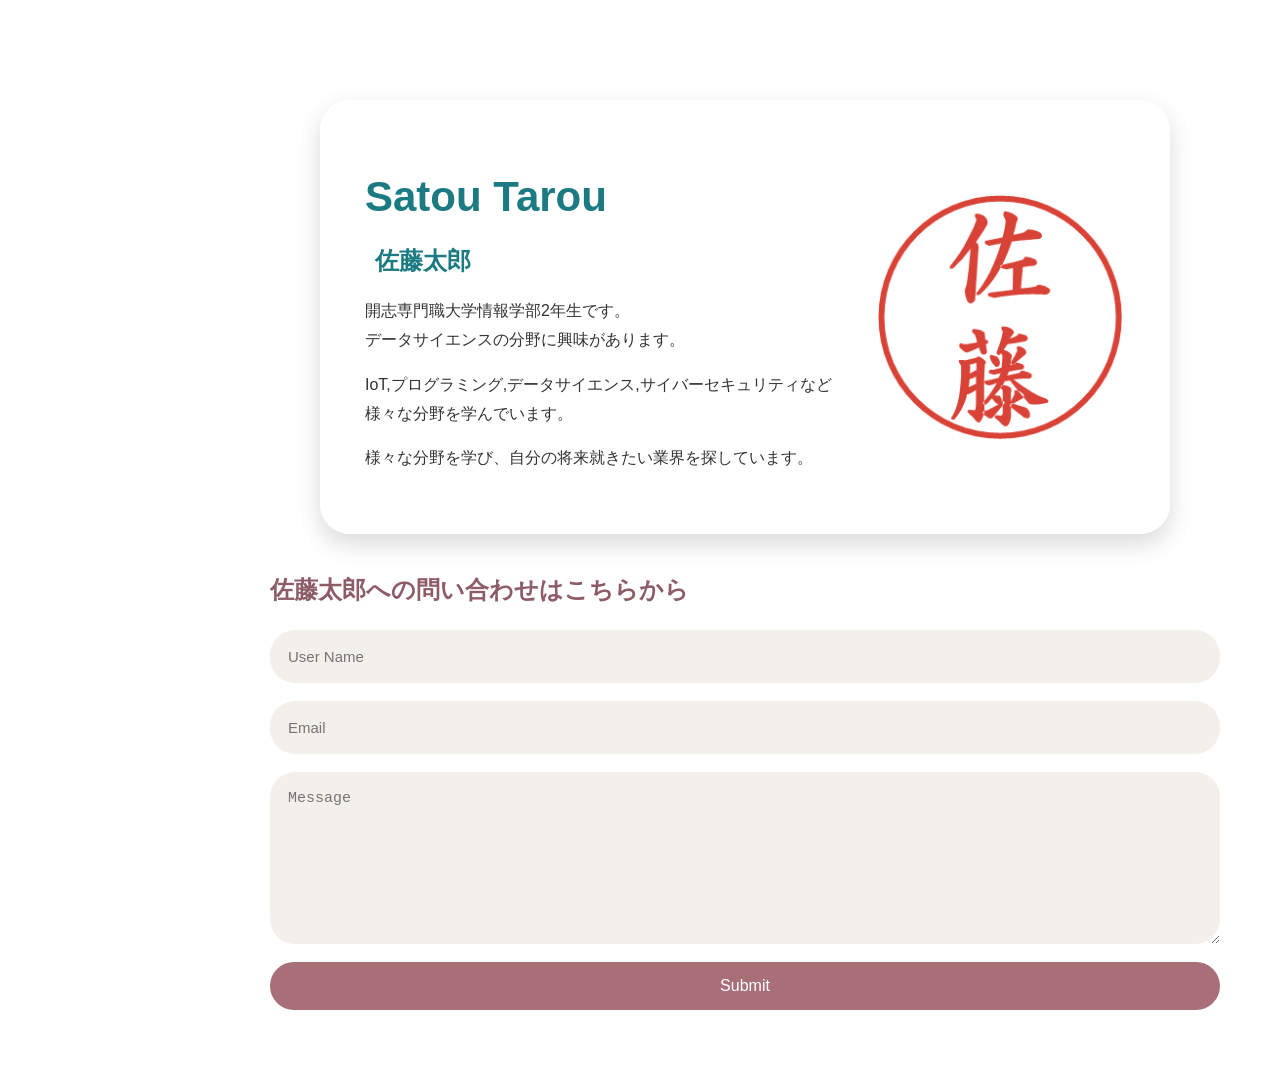
<file: index.html>
<!DOCTYPE html>
<html lang="en">

<head>
    <meta charset="UTF-8">
    <meta name="viewport" content="width=device-width, initial-scale=1.0">
    <title>学生ポートフォリオサイト</title>
    <link rel="stylesheet" href="css/style.css">
</head>

<body>
    <div class="sidebar">
        <h2>学生ポートフォリオサイト</h2>
        <a href="index.html">ホーム</a>
        <a href="activities.html">活動</a>
        <a href="specialty.html">専門</a>
        <a href="hobby.html">趣味</a>
        <a href="https://kaishi-pu.ac.jp/">開志専門職大学</a>
    </div>
    <main class="main-content">
        <div class="card profile-card">
            <div class="text">
                <h1>Satou Tarou</h1>
                <h3>佐藤太郎</h3>
                <p>開志専門職大学情報学部2年生です。<br>データサイエンスの分野に興味があります。</p>
                <p>IoT,プログラミング,データサイエンス,サイバーセキュリティなど様々な分野を学んでいます。</p>
                <p>様々な分野を学び、自分の将来就きたい業界を探しています。</p>

            </div>
            <img src="img/kaisyo-sato.png" class="profile-img" alt="profile img">
        </div>


        <h3>佐藤太郎への問い合わせはこちらから</h3>
        <form>
            <input type="text" placeholder="User Name">
            <input type="text" placeholder="Email">
            <textarea rows="8" placeholder="Message"></textarea>
            <button type="submit">Submit</button>
        </form>

    </main>
</body>

</html>
</file>
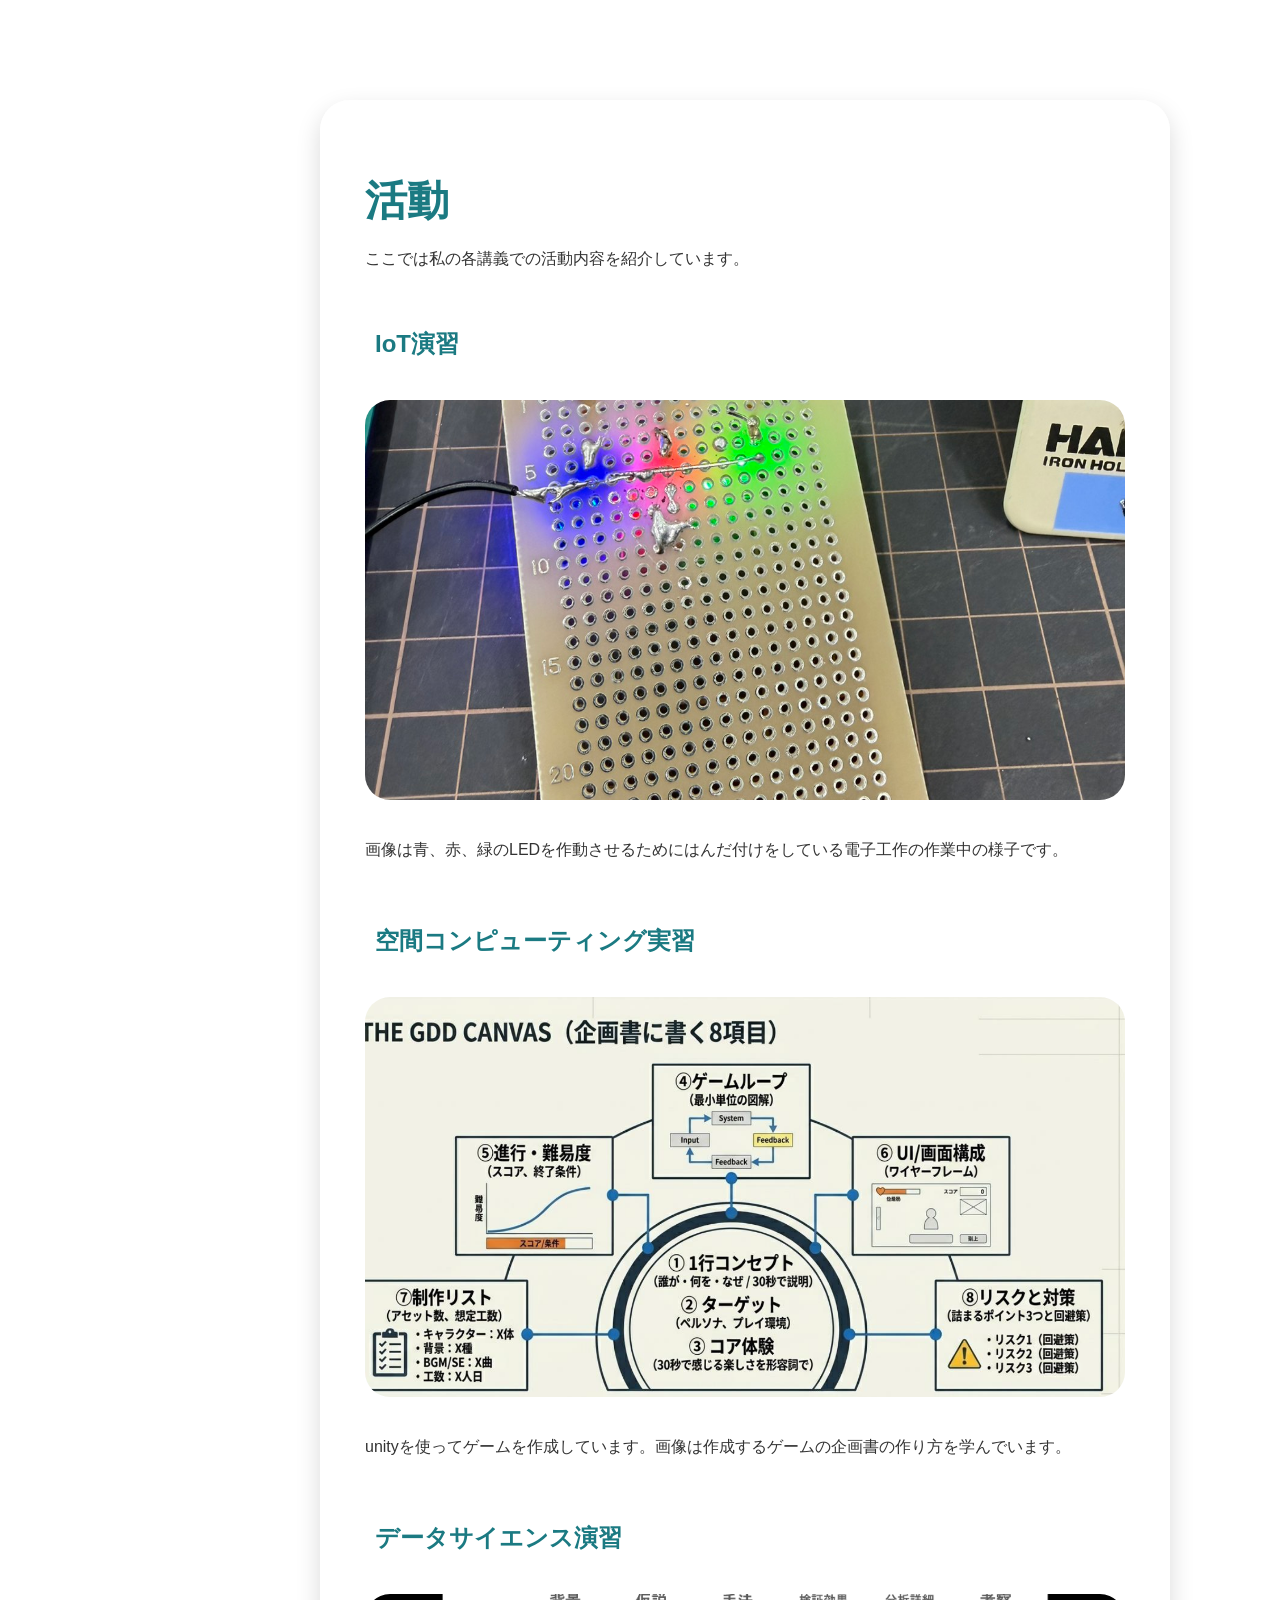
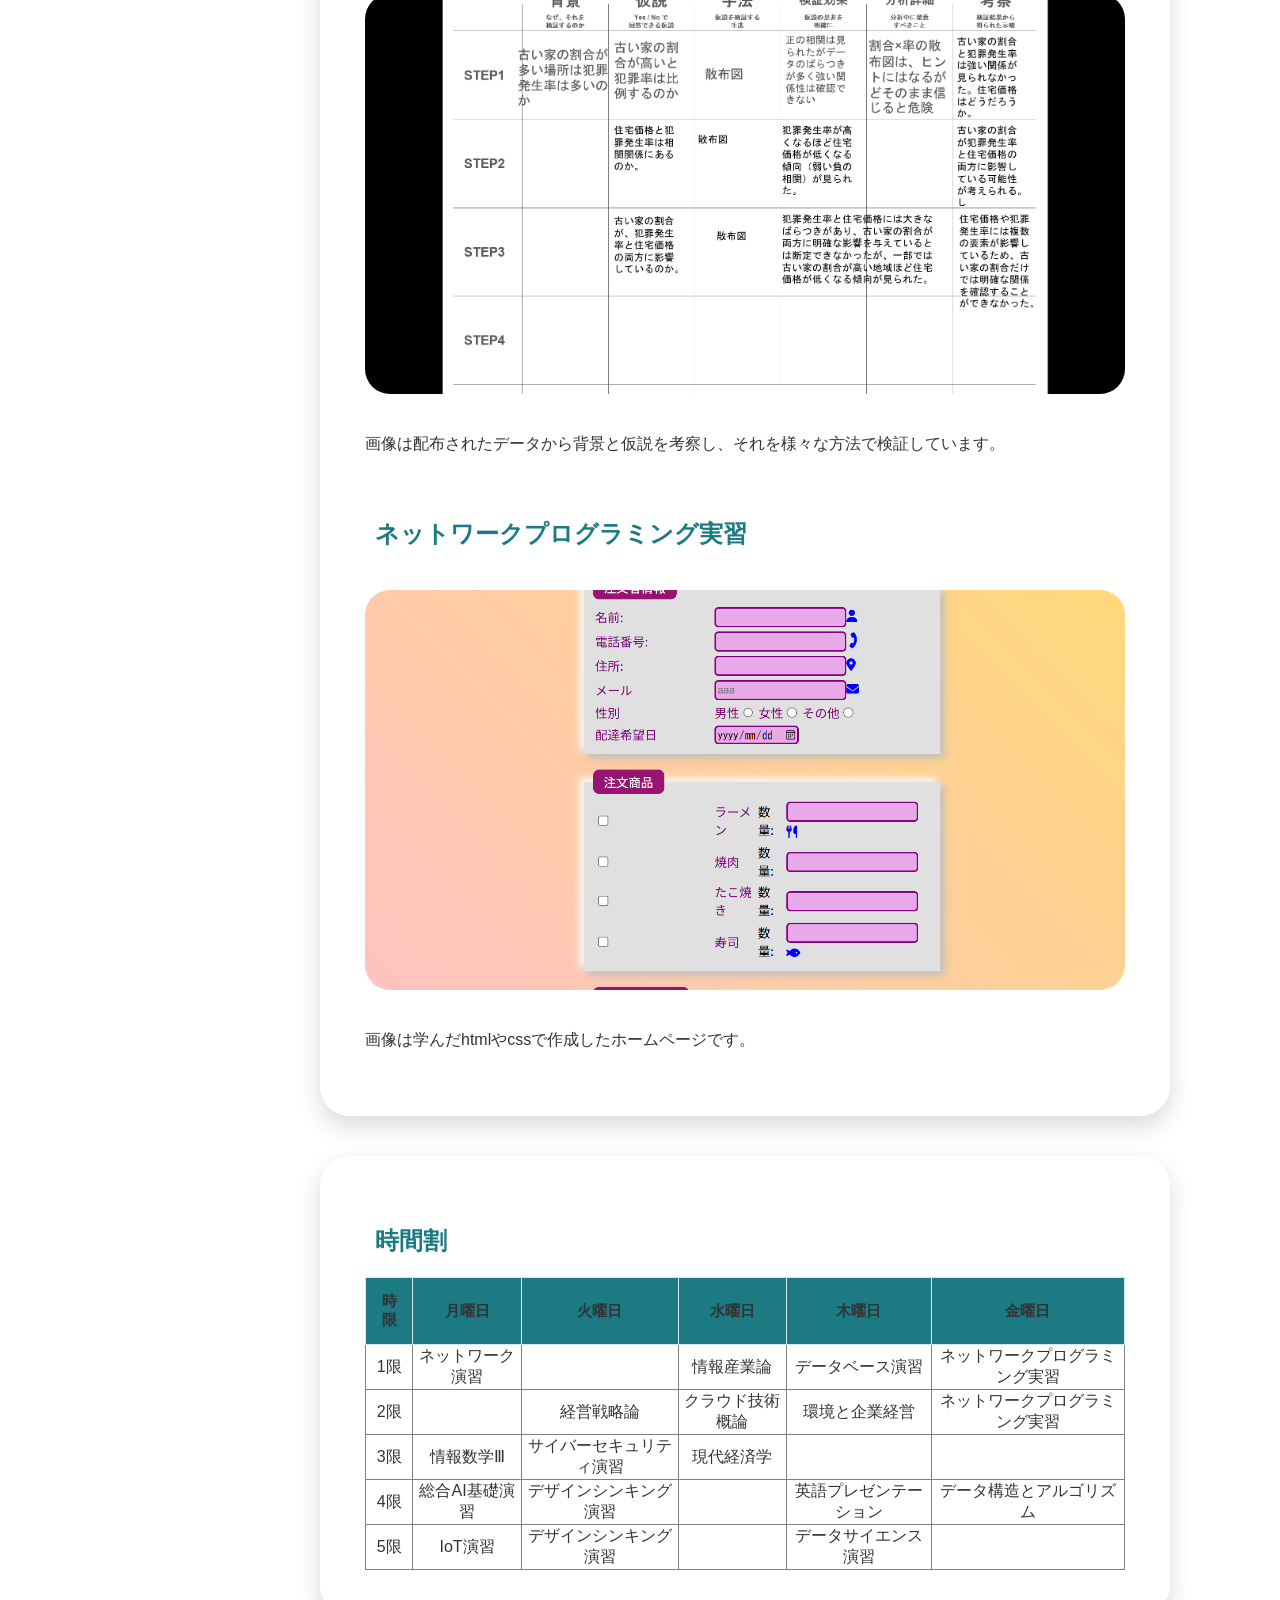
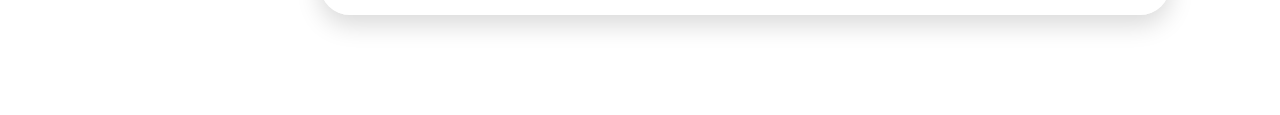
<file: activities.html>
<!DOCTYPE html>
<html lang="en">

<head>
    <meta charset="UTF-8">
    <meta name="viewport" content="width=device-width, initial-scale=1.0">
    <title>活動</title>
    <link rel="stylesheet" href="css/style.css">
</head>

<body>
    <div class="sidebar">
        <h2>学生ポートフォリオサイト</h2>
        <a href="index.html">ホーム</a>
        <a href="activities.html">活動</a>
        <a href="specialty.html">専門</a>
        <a href="hobby.html">趣味</a>
        <a href="https://kaishi-pu.ac.jp/">開志専門職大学</a>

    </div>
    <main class="main-content">
        <div class="card">
            <h1>活動</h1>
            <p>ここでは私の各講義での活動内容を紹介しています。</p>
            <div class="image-grid">

                <h3>IoT演習</h3>
                <img src="img/S__7061508.jpg" width="300">
                <p>画像は青、赤、緑のLEDを作動させるためにはんだ付けをしている電子工作の作業中の様子です。</p>
                <h3>空間コンピューティング実習</h3>
                <img src="img/スクリーンショット 2026-05-16 151833.png" width="300">
                <p>unityを使ってゲームを作成しています。画像は作成するゲームの企画書の作り方を学んでいます。
                </p>
                <h3>データサイエンス演習</h3>
                <img src="img/スクリーンショット 2026-05-18 160819.png" width="300">
                <p>画像は配布されたデータから背景と仮説を考察し、それを様々な方法で検証しています。
                </p>
                <h3>ネットワークプログラミング実習</h3>
                <img src="img/スクリーンショット 2026-05-18 161834.png" width="300">
                <p>画像は学んだhtmlやcssで作成したホームページです。
                </p>

            </div>

        </div>

        <div class="card">
        <table border="1" style="border-collapse: collapse; width: 100%; text-align: center;">
            <h3>時間割</h3>
            <tr class="zikanwari">
                <td>時限</td>
                <td>月曜日</td>
                <td>火曜日</td>
                <td>水曜日</td>
                <td>木曜日</td>
                <td>金曜日</td>
            </tr>

            <tr>
                <td>1限</td>
                <td>ネットワーク演習</td>
                <td></td>
                <td>情報産業論</td>
                <td>データベース演習</td>
                <td>ネットワークプログラミング実習</td>
            </tr>

            <tr>
                <td>2限</td>
                <td></td>
                <td>経営戦略論</td>
                <td>クラウド技術概論</td>
                <td>環境と企業経営</td>
                <td>ネットワークプログラミング実習</td>
            </tr>

            <tr>
                <td>3限</td>
                <td>情報数学Ⅲ</td>
                <td>サイバーセキュリティ演習</td>
                <td>現代経済学</td>
                <td></td>
                <td></td>
            </tr>

            <tr>
                <td>4限</td>
                <td>総合AI基礎演習</td>
                <td>デザインシンキング演習</td>
                <td></td>
                <td>英語プレゼンテーション</td>
                <td>データ構造とアルゴリズム</td>
            </tr>

            <tr>
                <td>5限</td>
                <td>IoT演習</td>
                <td>デザインシンキング演習</td>
                <td></td>
                <td>データサイエンス演習</td>
                <td></td>
            </tr>



        </table>
        </div>


    </main>
</body>

</html>
</file>
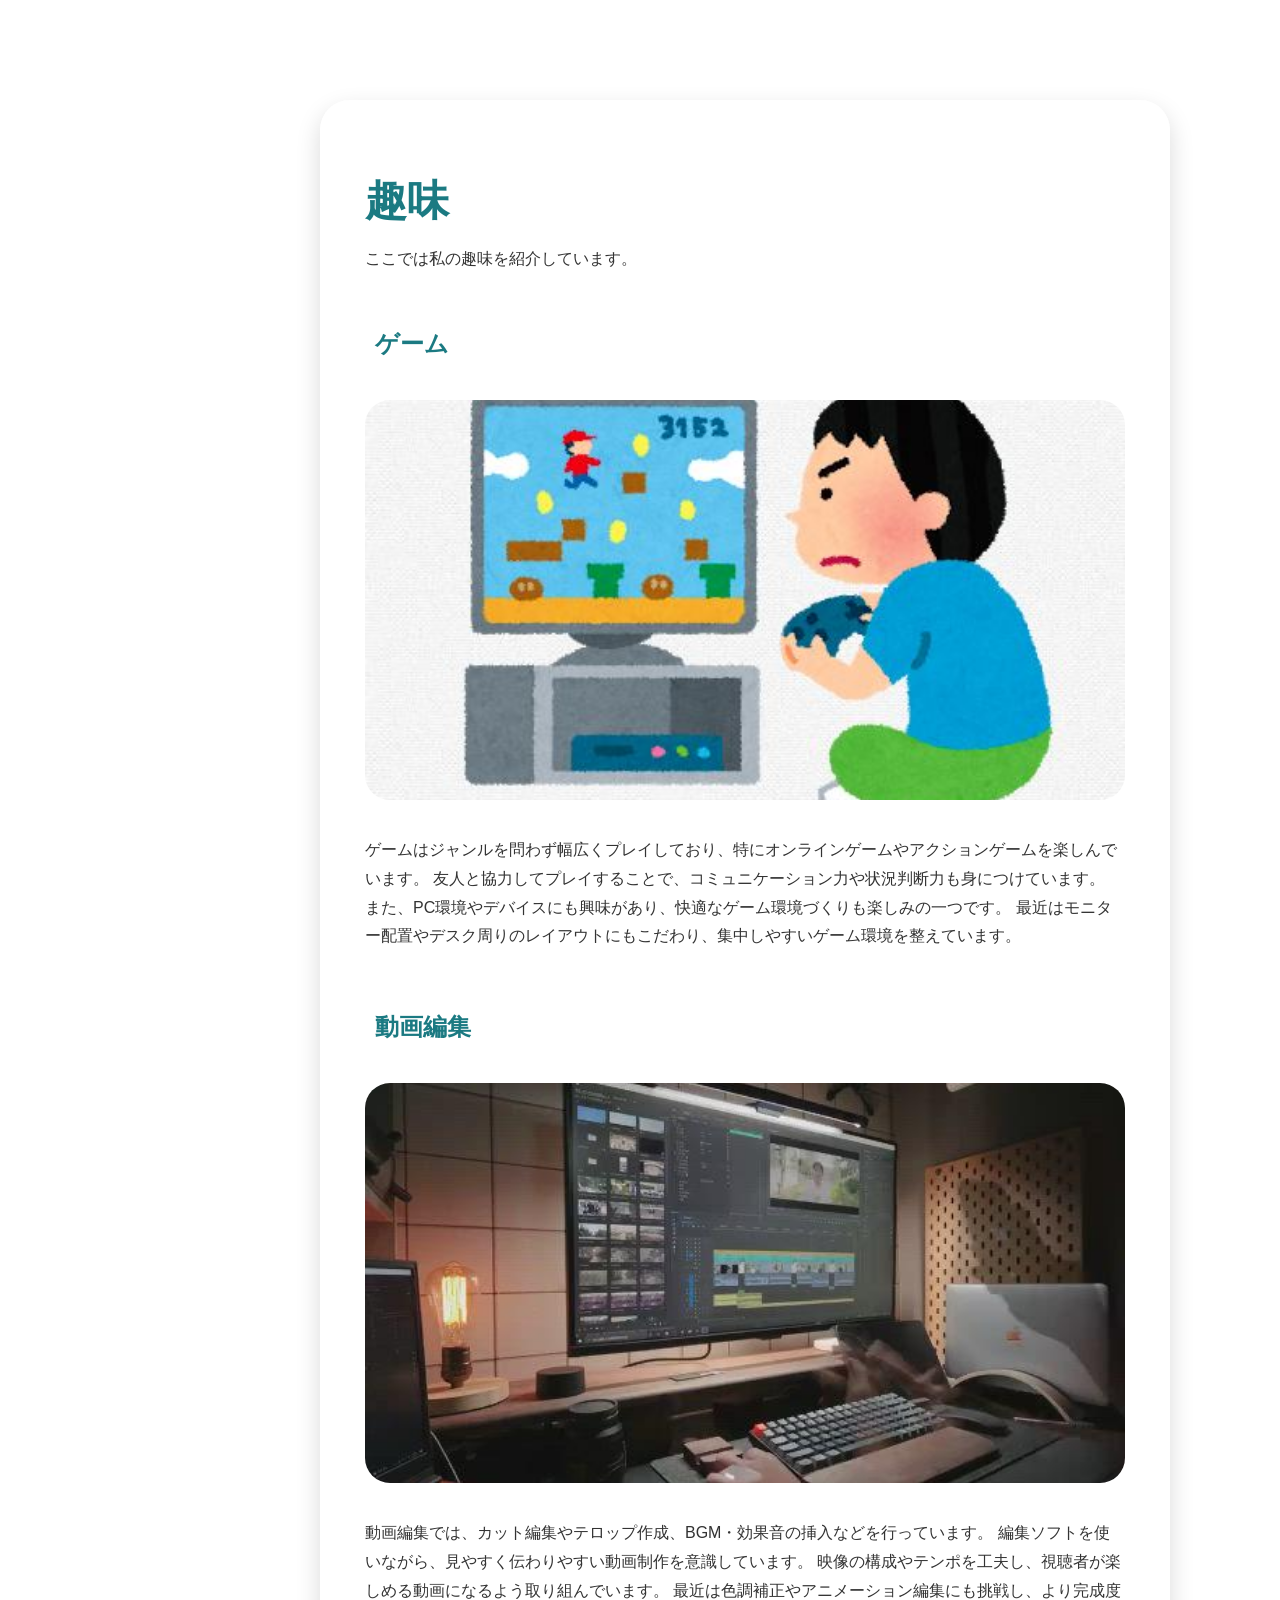
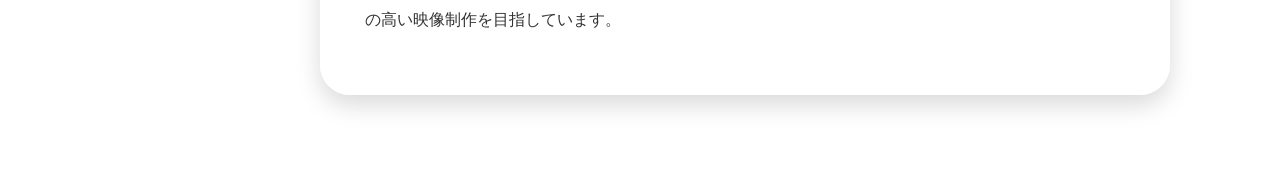
<file: hobby.html>
<!DOCTYPE html>
<html lang="en">

<head>
    <meta charset="UTF-8">
    <meta name="viewport" content="width=device-width, initial-scale=1.0">
    <title>趣味</title>
    <link rel="stylesheet" href="css/style.css">
</head>

<body>
    <div class="sidebar">
        <h2>学生ポートフォリオサイト</h2>
        <a href="index.html">ホーム</a>
        <a href="activities.html">活動</a>
        <a href="specialty.html">専門</a>
        <a href="hobby.html">趣味</a>
        <a href="https://kaishi-pu.ac.jp/">開志専門職大学</a>
    </div>

    <main class="main-content">
        <div class="card">
            <h1>趣味</h1>
            <p>ここでは私の趣味を紹介しています。</p>
            <div class="image-grid">

                <h3>ゲーム</h3>
                <img src="img/49ef72b19c9b2addea8db508ca9b00b7-1.jpg" width="300">
                <p>ゲームはジャンルを問わず幅広くプレイしており、特にオンラインゲームやアクションゲームを楽しんでいます。
                    友人と協力してプレイすることで、コミュニケーション力や状況判断力も身につけています。
                    また、PC環境やデバイスにも興味があり、快適なゲーム環境づくりも楽しみの一つです。
                    最近はモニター配置やデスク周りのレイアウトにもこだわり、集中しやすいゲーム環境を整えています。</p>
                <h3>動画編集</h3>
                <img src="img/pzCh081TbMArLvAKYTSfD-v9utzLOKje-nWS1mZ3PMAYfxpDqkX-HZArj1e9egM76t77dNx08j07EN9tnaQzqaHOZWidMdSrqcSIeEwwSwp3OmY9yY9ut5ncX2qvFdnCWUri8ltuI2f3_2q1-8awuXo5cwkMeOXooT8D1TQl2B2KDJpXDokep_a6omaq_fsr.jpg"
                    width="300">
                <p>動画編集では、カット編集やテロップ作成、BGM・効果音の挿入などを行っています。
                    編集ソフトを使いながら、見やすく伝わりやすい動画制作を意識しています。
                    映像の構成やテンポを工夫し、視聴者が楽しめる動画になるよう取り組んでいます。
                    最近は色調補正やアニメーション編集にも挑戦し、より完成度の高い映像制作を目指しています。
                </p>


            </div>

</body>

</html>
</file>
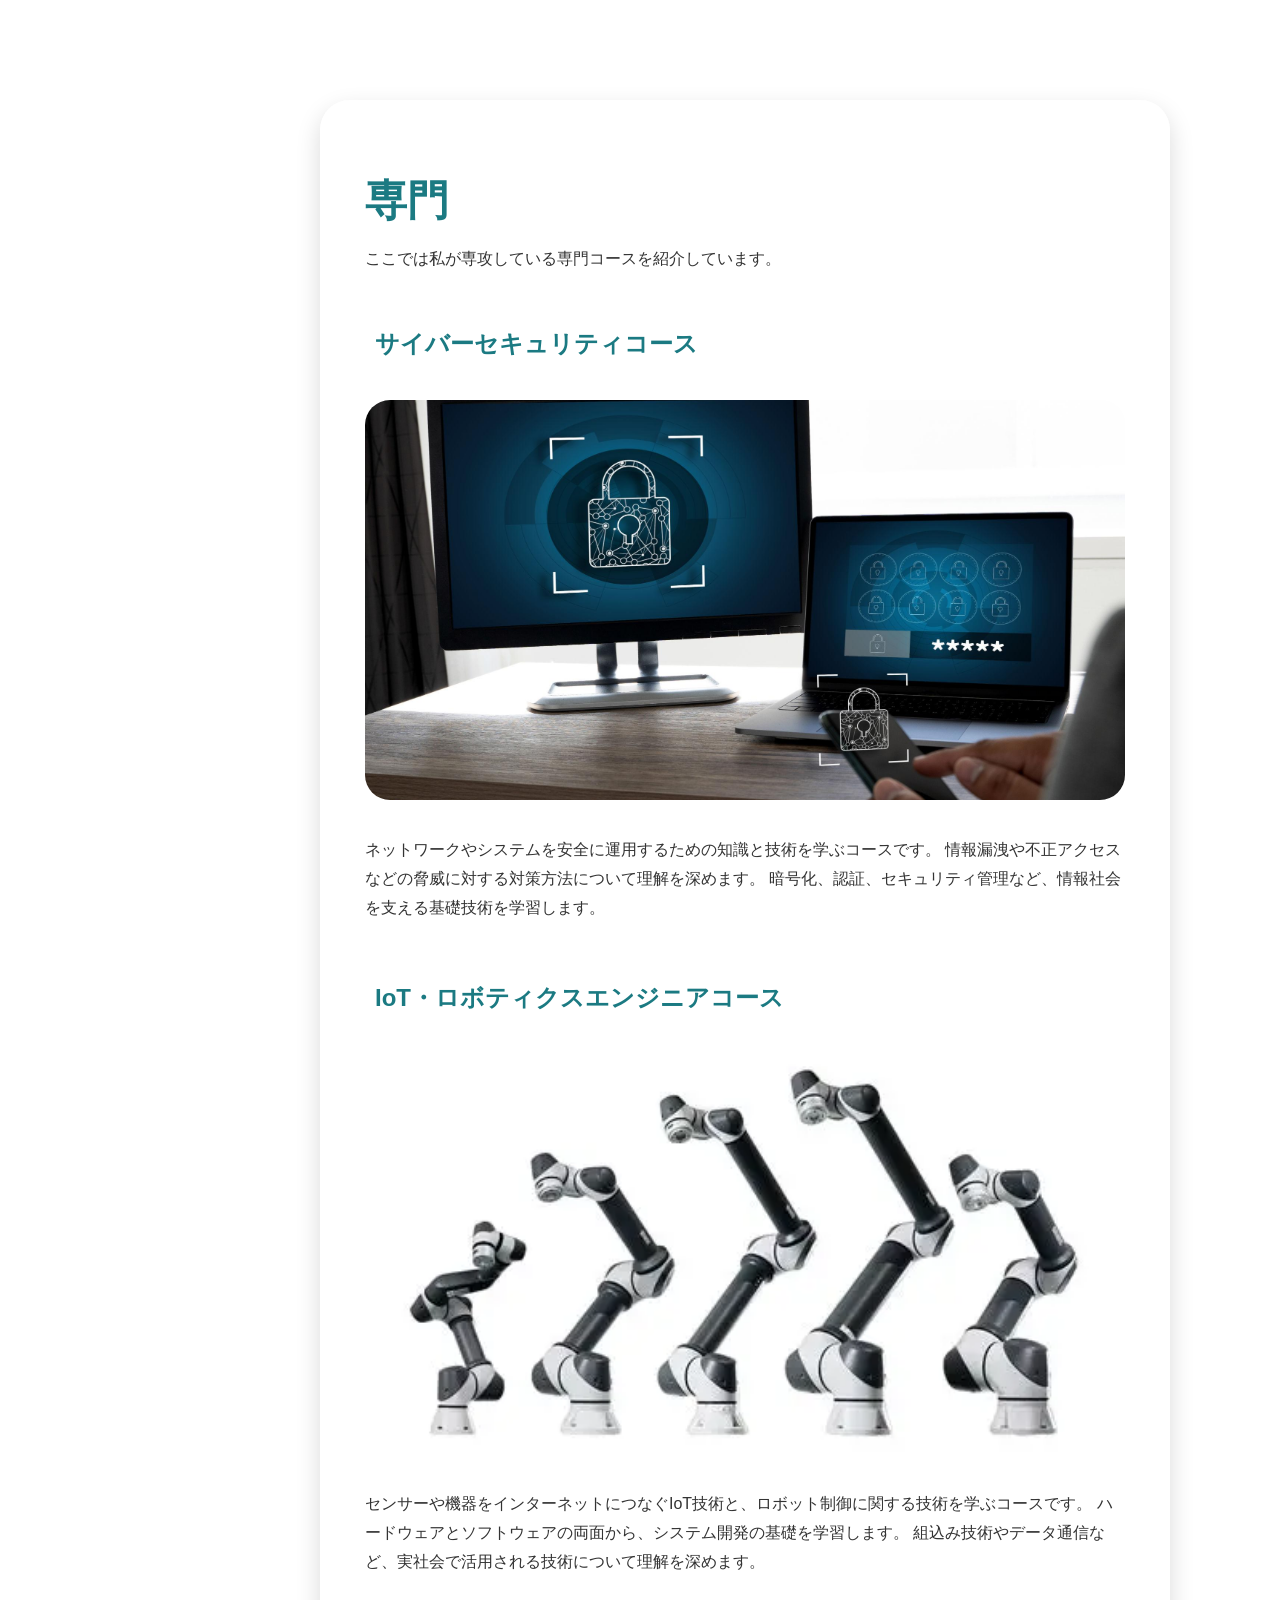
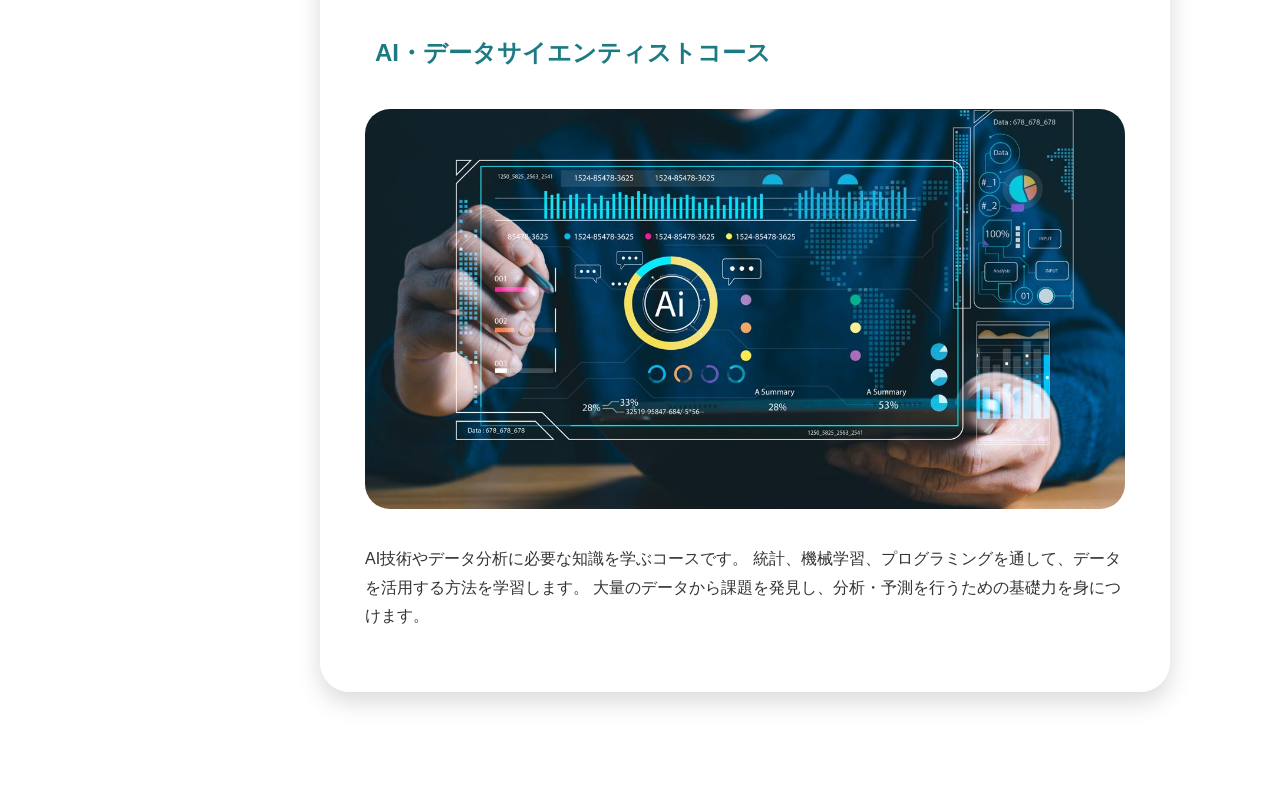
<file: specialty.html>
<!DOCTYPE html>
<html lang="en">

<head>
    <meta charset="UTF-8">
    <meta name="viewport" content="width=device-width, initial-scale=1.0">
    <title>専門</title>
    <link rel="stylesheet" href="css/style.css">
</head>

<body>
    <div class="sidebar">
        <h2>学生ポートフォリオサイト</h2>
        <a href="index.html">ホーム</a>
        <a href="activities.html">活動</a>
        <a href="specialty.html">専門</a>
        <a href="hobby.html">趣味</a>
        <a href="https://kaishi-pu.ac.jp/">開志専門職大学</a>
    </div>


    <body>
        <div class="sidebar">
            <h2>学生ポートフォリオサイト</h2>
            <a href="index.html">ホーム</a>
            <a href="activities.html">活動</a>
            <a href="specialty.html">専門</a>
            <a href="hobby.html">趣味</a>
            <a href="https://kaishi-pu.ac.jp/">開志専門職大学</a>

        </div>
        <main class="main-content">
            <div class="card">
                <h1>専門</h1>
                <p>ここでは私が専攻している専門コースを紹介しています。</p>
                <div class="image-grid">

                    <h3>サイバーセキュリティコース</h3>
                    <img src="img/rX6kStrtb7CaxLqXkKiJdVdOPiWffsh2QFGl_JtoHPOzSxJplta_UBJrVZrT635XpzOlKgmfZoJxdPo9wfP6manA19cB7e8ZbdeciFUAuCtz4PQoKLt0F0V7VB8lQNG9Ft4tZy1d8fvlMhdiU0dF_lvIw8QHBaAhd1CDtV03GGsx_645vItdosRUpW5Qfhed.jpg"
                        width="300">
                    <p>ネットワークやシステムを安全に運用するための知識と技術を学ぶコースです。
                        情報漏洩や不正アクセスなどの脅威に対する対策方法について理解を深めます。
                        暗号化、認証、セキュリティ管理など、情報社会を支える基礎技術を学習します。</p>
                    <h3>IoT・ロボティクスエンジニアコース</h3>
                    <img src="img/OIP.webp" width="300">
                    <p>センサーや機器をインターネットにつなぐIoT技術と、ロボット制御に関する技術を学ぶコースです。
                        ハードウェアとソフトウェアの両面から、システム開発の基礎を学習します。
                        組込み技術やデータ通信など、実社会で活用される技術について理解を深めます。
                    </p>
                    <h3>AI・データサイエンティストコース</h3>
                    <img src="img/IwFAKPBqXH_ntZ4-DKmTk9wXHIvkUvT7lPLwcZA8uK6rN1ObAYQHfrX2dEbY--XiM4vcWyl8rRNm9pTPlwVxSvMUPN-oXcq-JWqGL3XpsZwZz-5lB1GFmAImtoC8MmX0purNSFn5pXeP52nzv1CYOEMw36Q39uXdds8PbjJzR2LyISw5OspWMbMuDUNL52BZ.jpg"
                        width="300">
                    <p>AI技術やデータ分析に必要な知識を学ぶコースです。
                        統計、機械学習、プログラミングを通して、データを活用する方法を学習します。
                        大量のデータから課題を発見し、分析・予測を行うための基礎力を身につけます。
                    </p>

                </div>

            </div>
    </body>

</html>
</file>
<file: css/style.css>
* {
    box-sizing: border-box;
}

body {
    margin: 0;
    font-family: "Arial", sans-serif;
    background: linear-gradient(135deg, #d4e6f1);
    color: #333;
}


.sidebar {
    width: 210px;
    height: 100vh;
    background: linear-gradient(180deg, #6caab5);
    position: fixed;
    top: 0;
    left: 0;
    padding-top: 40px;
    text-align: center;
}

.sidebar h2 {
    color: white;
    margin-bottom: 30px;
}

.sidebar a {
    display: block;
    color: white;
    text-decoration: none;
    padding: 16px;
    font-size: 16px;
}

.sidebar a:hover {
    background: rgba(255, 255, 255, 0.25);
}


.main-content {
    margin-left: 210px;
    padding: 60px;
    min-height: 100vh;
}

/* card design */
.card {
    max-width: 850px;
    margin: 40px auto;
    background: rgba(255, 255, 255, 0.8);
    padding: 45px;
    border-radius: 30px;
    box-shadow: 0 10px 25px rgba(0, 0, 0, 0.15);
}

.profile-card {
    display: flex;
    align-items: center;
    justify-content: space-between;
    gap: 30px;
}

h1 {
    color: #1b7a82;
    font-size: 42px;
    margin-bottom: 10px;
}

h3 {
    color: #8d5c66;
    font-size: 24px;
}

p {
    line-height: 1.8;
    font-size: 16px;
}

.profile-img {
    width: 250px;
    border-radius: 30px;
}



.image-grid {
    display: grid;
    grid-template-columns: repeat(1, 1fr);
    gap: 20px;
    margin-top: 30px;
}

.image-grid img {
    width: 100%;
    height: 400px;
    object-fit: cover;
    border-radius: 25px;
    transition: 0.3s;
}

.image-grid img:hover {
    opacity: 0.7;
    transform: scale(1.03);
    cursor: pointer;
}


form {
    display: flex;
    flex-direction: column;
    gap: 18px;
}

input,
textarea {
    width: 100%;
    padding: 18px;
    border: none;
    border-radius: 25px;
    background: #f3f0ec;
    font-size: 15px;
}

button {
    padding: 15px;
    border: none;
    border-radius: 25px;
    background: #a96f78;
    color: white;
    font-size: 16px;
    cursor: pointer;
}

footer {
    text-align: center;
    margin-top: 40px;
    color: #555;
}


.card h3 {
    color: #1b7a82;
    font-size: 24px;
    margin-bottom: 20px;
    padding-left: 10px;
}


.zikanwari {
    width: 100%;
    border-collapse: collapse;
    font-size: 15px;
    background-color: #ffffff;
}


.zikanwari {
    background-color: #1b7a82;
    color: #ffffff;
    font-weight: bold;
}


.zikanwari td {
    padding: 14px 10px;
    border: 1px solid #d4e6f1;
    color: #333333;
}
</file>
